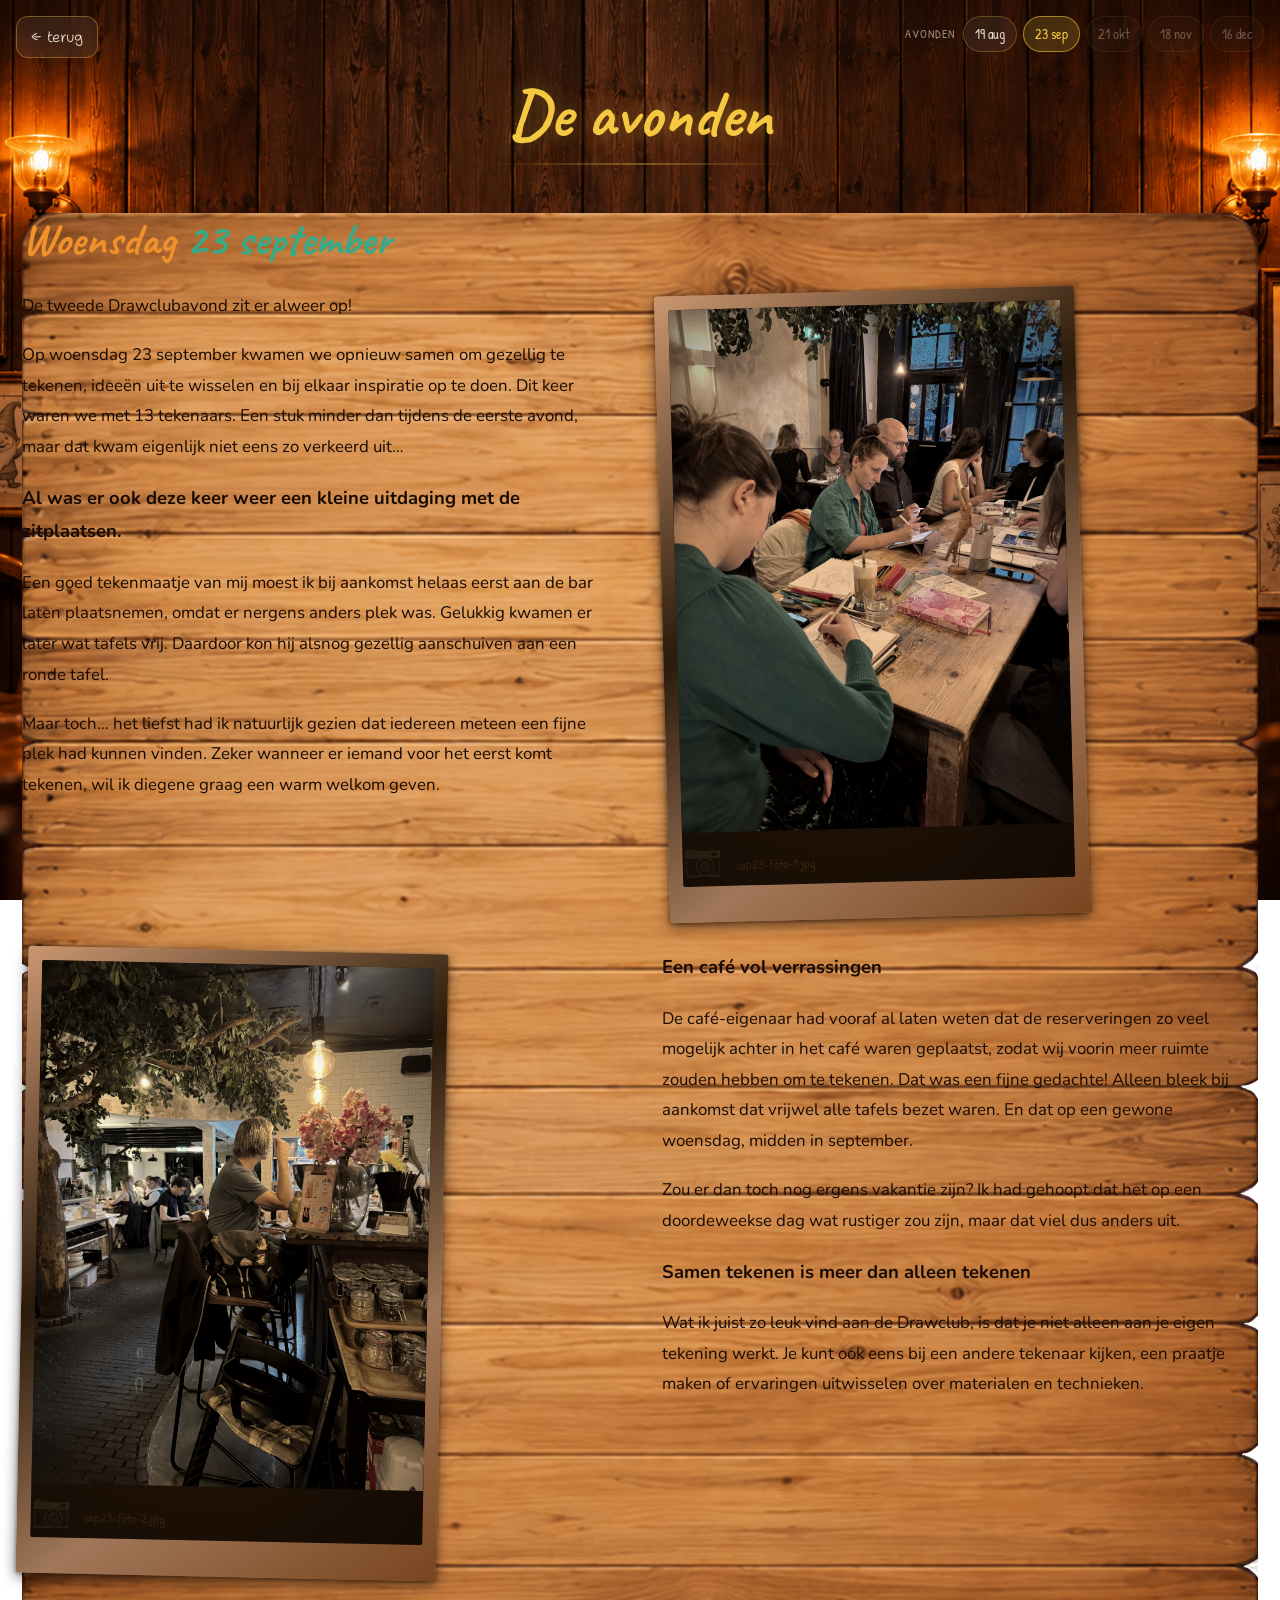
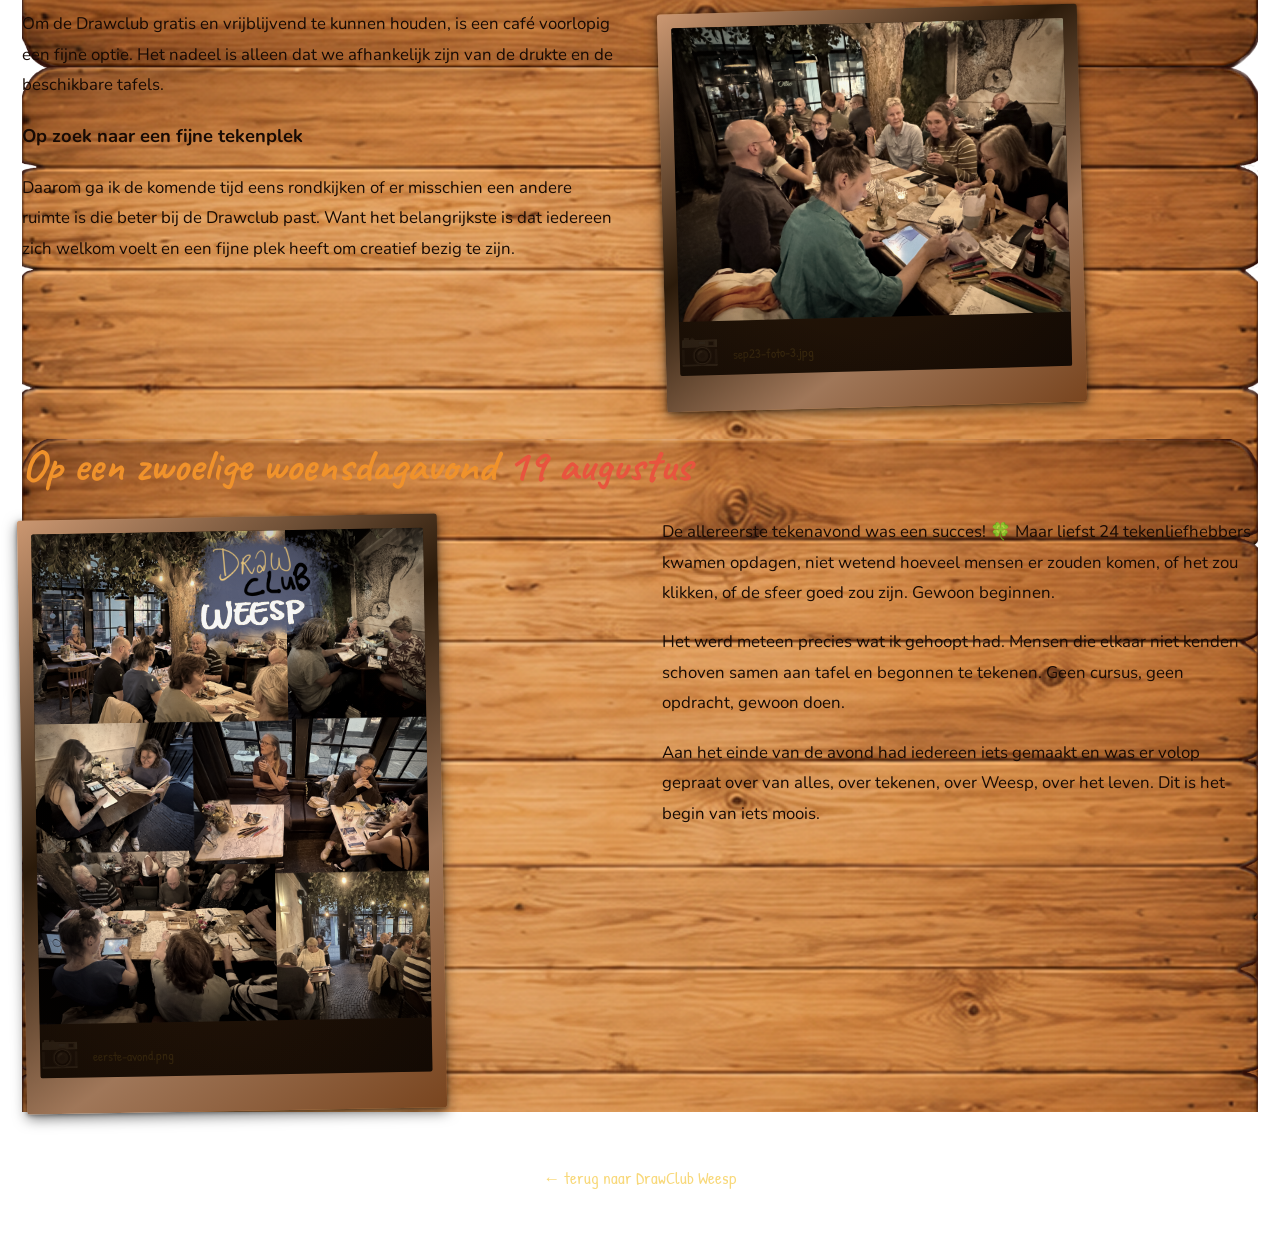
<file: avonden.html>
<!DOCTYPE html>
<html lang="nl">
<head>
  <meta charset="utf-8">
  <meta name="viewport" content="width=device-width, initial-scale=1">
  <title>De avonden — DrawClub Weesp</title>
  <link rel="preconnect" href="https://fonts.googleapis.com">
  <link rel="preconnect" href="https://fonts.gstatic.com" crossorigin>
  <link href="https://fonts.googleapis.com/css2?family=Caveat:wght@500;600;700&family=Patrick+Hand&family=Nunito:wght@400;600;700;800&family=Shantell+Sans:wght@300;400;600&display=swap" rel="stylesheet">
  <link rel="stylesheet" href="style.css">
</head>
<body class="avonden-pagina">

  <!-- terugknop uiterste linkerbovenhoek -->
  <a class="terug-btn" href="index.html">← terug</a>

  <!-- datum-navigatie rechtsboven -->
  <nav class="datum-nav" aria-label="Navigeer naar avond">
    <div class="datum-nav-label">avonden</div>
    <a class="datum-chip" href="#avond-aug19">19 aug</a>
    <a class="datum-chip actief" href="#avond-sep23">23 sep</a>
    <a class="datum-chip toekomst" href="#">21 okt</a>
    <a class="datum-chip toekomst" href="#">18 nov</a>
    <a class="datum-chip toekomst" href="#">16 dec</a>
  </nav>

  <!-- paginakop: titel links, lamp rechts -->
  <div class="wrap">
    <div class="pagina-kop">
      <div class="pagina-titel">
        <h1>De avonden</h1>
      </div>
      <!--<div class="muurlamp-wrap">
        <svg width="160" height="220" viewBox="0 0 160 220" aria-hidden="true" fill="none" xmlns="http://www.w3.org/2000/svg">
          <defs>
            <radialGradient id="gloed" cx="50%" cy="45%" r="55%">
              <stop offset="0%"  stop-color="#FFD580" stop-opacity=".55"/>
              <stop offset="50%" stop-color="#C8640A" stop-opacity=".18"/>
              <stop offset="100%" stop-color="#6B2800" stop-opacity="0"/>
            </radialGradient>
            <linearGradient id="ambertop" x1="0" y1="0" x2="0" y2="1">
              <stop offset="0%"  stop-color="#FFF4CC" stop-opacity=".92"/>
              <stop offset="60%" stop-color="#F5A623" stop-opacity=".85"/>
              <stop offset="100%" stop-color="#C8640A" stop-opacity=".95"/>
            </linearGradient>
            <linearGradient id="messing" x1="0" y1="0" x2="1" y2="0">
              <stop offset="0%"  stop-color="#8B6914"/>
              <stop offset="40%" stop-color="#D4A82A"/>
              <stop offset="70%" stop-color="#A07820"/>
              <stop offset="100%" stop-color="#6B4F10"/>
            </linearGradient>
            <linearGradient id="messingV" x1="0" y1="0" x2="0" y2="1">
              <stop offset="0%"  stop-color="#C49A20"/>
              <stop offset="50%" stop-color="#8B6914"/>
              <stop offset="100%" stop-color="#5A4010"/>
            </linearGradient>
            <filter id="glinstering" x="-10%" y="-10%" width="120%" height="120%">
              <feTurbulence type="fractalNoise" baseFrequency="0.9 0.4" numOctaves="3" result="noise"/>
              <feDisplacementMap in="SourceGraphic" in2="noise" scale="1.5" xChannelSelector="R" yChannelSelector="G"/>
            </filter>
          </defs>
          <ellipse cx="80" cy="90" rx="72" ry="58" fill="url(#gloed)" opacity=".9"/>
          <ellipse cx="28" cy="80" rx="13" ry="38" fill="url(#messingV)" stroke="#5A3E0A" stroke-width="1.2"/>
          <ellipse cx="28" cy="80" rx="9" ry="28" fill="none" stroke="#C49A20" stroke-width=".8" opacity=".6"/>
          <circle cx="28" cy="46" r="5" fill="url(#messing)" stroke="#5A3E0A" stroke-width="1"/>
          <circle cx="28" cy="46" r="2.5" fill="#FFD580" opacity=".7"/>
          <circle cx="28" cy="114" r="4" fill="url(#messing)" stroke="#5A3E0A" stroke-width="1"/>
          <rect x="28" y="77" width="22" height="7" rx="3.5" fill="url(#messing)" stroke="#5A3E0A" stroke-width=".8"/>
          <path d="M50 80 C62 80, 70 88, 70 100 C70 112, 62 118, 55 118" stroke="url(#messing)" stroke-width="8" stroke-linecap="round" fill="none"/>
          <path d="M50 80 C62 80, 70 88, 70 100 C70 112, 62 118, 55 118" stroke="#C49A20" stroke-width="3" stroke-linecap="round" fill="none" opacity=".5"/>
          <path d="M55 118 C50 118, 46 122, 48 126 C50 130, 56 128, 55 124" stroke="url(#messing)" stroke-width="5" stroke-linecap="round" fill="none"/>
          <rect x="48" y="115" width="24" height="14" rx="4" fill="url(#messingV)" stroke="#5A3E0A" stroke-width="1.2"/>
          <rect x="52" y="118" width="6" height="8" rx="1.5" fill="#A07820" opacity=".7"/>
          <rect x="62" y="118" width="6" height="8" rx="1.5" fill="#A07820" opacity=".7"/>
          <path d="M44 118 Q60 122 76 118 L78 126 Q60 132 42 126 Z" fill="#C8640A" stroke="#8B3E00" stroke-width=".8"/>
          <path d="M42 126 Q38 108, 40 94 Q45 78, 60 74 Q75 78, 80 94 Q82 108, 78 126 Z" fill="url(#ambertop)" stroke="#C8640A" stroke-width="1.2"/>
          <path d="M42 126 Q38 108, 40 94 Q45 78, 60 74 Q75 78, 80 94 Q82 108, 78 126 Z" fill="none" stroke="rgba(255,255,255,.25)" stroke-width=".6" filter="url(#glinstering)"/>
          <line x1="50" y1="76" x2="46" y2="124" stroke="rgba(255,255,255,.18)" stroke-width="1.2"/>
          <line x1="56" y1="74" x2="54" y2="126" stroke="rgba(255,255,255,.22)" stroke-width="1.2"/>
          <line x1="62" y1="74" x2="62" y2="126" stroke="rgba(255,255,255,.18)" stroke-width="1.2"/>
          <line x1="68" y1="75" x2="70" y2="125" stroke="rgba(255,255,255,.15)" stroke-width="1.2"/>
          <line x1="74" y1="78" x2="76" y2="122" stroke="rgba(255,255,255,.12)" stroke-width="1.2"/>
          <path d="M43 105 Q44 95 46 88" stroke="rgba(255,255,255,.45)" stroke-width="2" stroke-linecap="round"/>
          <ellipse cx="60" cy="105" rx="7" ry="9" fill="#FFF0A0" opacity=".75"/>
          <ellipse cx="60" cy="105" rx="3.5" ry="4.5" fill="#FFFFFF" opacity=".6"/>
          <ellipse cx="60" cy="74" rx="20" ry="5" fill="#3A1800" stroke="#C8640A" stroke-width="1"/>
          <ellipse cx="60" cy="74" rx="16" ry="3.5" fill="#FFE080" opacity=".4"/>
          <ellipse cx="60" cy="60" rx="30" ry="18" fill="#FFD580" opacity=".12"/>
        </svg>
      </div> -->
    </div>
  </div>
  <span class="divider"></span>

  <!-- ===== AVONDEN ===== -->
  <div class="wrap">

    <!-- ---- Avond 2: 23 september 2026 ---- -->
    <article class="avond-kaart" id="avond-sep23">

      <!-- zijlamp naast de kaart (buiten het vlak, alleen breed scherm) -->
      <div class="zijlamp">
        <svg width="120" height="165" viewBox="0 0 160 220" aria-hidden="true" fill="none" xmlns="http://www.w3.org/2000/svg">
          <defs>
            <radialGradient id="gloed2" cx="50%" cy="45%" r="55%">
              <stop offset="0%"  stop-color="#FFD580" stop-opacity=".5"/>
              <stop offset="50%" stop-color="#C8640A" stop-opacity=".16"/>
              <stop offset="100%" stop-color="#6B2800" stop-opacity="0"/>
            </radialGradient>
            <linearGradient id="ambertop2" x1="0" y1="0" x2="0" y2="1">
              <stop offset="0%"  stop-color="#FFF4CC" stop-opacity=".92"/>
              <stop offset="60%" stop-color="#F5A623" stop-opacity=".85"/>
              <stop offset="100%" stop-color="#C8640A" stop-opacity=".95"/>
            </linearGradient>
            <linearGradient id="messing2" x1="0" y1="0" x2="1" y2="0">
              <stop offset="0%"  stop-color="#8B6914"/>
              <stop offset="40%" stop-color="#D4A82A"/>
              <stop offset="70%" stop-color="#A07820"/>
              <stop offset="100%" stop-color="#6B4F10"/>
            </linearGradient>
            <linearGradient id="messingV2" x1="0" y1="0" x2="0" y2="1">
              <stop offset="0%"  stop-color="#C49A20"/>
              <stop offset="50%" stop-color="#8B6914"/>
              <stop offset="100%" stop-color="#5A4010"/>
            </linearGradient>
            <linearGradient id="bundel2" x1="0" y1="0" x2="0" y2="1">
              <stop offset="0%"  stop-color="#FFD580" stop-opacity=".2"/>
              <stop offset="100%" stop-color="#FFD580" stop-opacity="0"/>
            </linearGradient>
          </defs>
          <ellipse cx="80" cy="90" rx="72" ry="58" fill="url(#gloed2)" opacity=".9"/>
          <ellipse cx="28" cy="80" rx="13" ry="38" fill="url(#messingV2)" stroke="#5A3E0A" stroke-width="1.2"/>
          <ellipse cx="28" cy="80" rx="9" ry="28" fill="none" stroke="#C49A20" stroke-width=".8" opacity=".6"/>
          <circle cx="28" cy="46" r="5" fill="url(#messing2)" stroke="#5A3E0A" stroke-width="1"/>
          <circle cx="28" cy="46" r="2.5" fill="#FFD580" opacity=".7"/>
          <circle cx="28" cy="114" r="4" fill="url(#messing2)" stroke="#5A3E0A" stroke-width="1"/>
          <rect x="28" y="77" width="22" height="7" rx="3.5" fill="url(#messing2)" stroke="#5A3E0A" stroke-width=".8"/>
          <path d="M50 80 C62 80, 70 88, 70 100 C70 112, 62 118, 55 118" stroke="url(#messing2)" stroke-width="8" stroke-linecap="round" fill="none"/>
          <path d="M50 80 C62 80, 70 88, 70 100 C70 112, 62 118, 55 118" stroke="#C49A20" stroke-width="3" stroke-linecap="round" fill="none" opacity=".5"/>
          <path d="M55 118 C50 118, 46 122, 48 126 C50 130, 56 128, 55 124" stroke="url(#messing2)" stroke-width="5" stroke-linecap="round" fill="none"/>
          <rect x="48" y="115" width="24" height="14" rx="4" fill="url(#messingV2)" stroke="#5A3E0A" stroke-width="1.2"/>
          <rect x="52" y="118" width="6" height="8" rx="1.5" fill="#A07820" opacity=".7"/>
          <rect x="62" y="118" width="6" height="8" rx="1.5" fill="#A07820" opacity=".7"/>
          <path d="M44 118 Q60 122 76 118 L78 126 Q60 132 42 126 Z" fill="#C8640A" stroke="#8B3E00" stroke-width=".8"/>
          <path d="M42 126 Q38 108, 40 94 Q45 78, 60 74 Q75 78, 80 94 Q82 108, 78 126 Z" fill="url(#ambertop2)" stroke="#C8640A" stroke-width="1.2"/>
          <line x1="50" y1="76" x2="46" y2="124" stroke="rgba(255,255,255,.18)" stroke-width="1.2"/>
          <line x1="56" y1="74" x2="54" y2="126" stroke="rgba(255,255,255,.22)" stroke-width="1.2"/>
          <line x1="62" y1="74" x2="62" y2="126" stroke="rgba(255,255,255,.18)" stroke-width="1.2"/>
          <line x1="68" y1="75" x2="70" y2="125" stroke="rgba(255,255,255,.15)" stroke-width="1.2"/>
          <path d="M43 105 Q44 95 46 88" stroke="rgba(255,255,255,.45)" stroke-width="2" stroke-linecap="round"/>
          <ellipse cx="60" cy="105" rx="7" ry="9" fill="#FFF0A0" opacity=".75"/>
          <ellipse cx="60" cy="105" rx="3.5" ry="4.5" fill="#FFFFFF" opacity=".6"/>
          <ellipse cx="60" cy="74" rx="20" ry="5" fill="#3A1800" stroke="#C8640A" stroke-width="1"/>
          <ellipse cx="60" cy="74" rx="16" ry="3.5" fill="#FFE080" opacity=".4"/>
          <ellipse cx="60" cy="60" rx="30" ry="18" fill="#FFD580" opacity=".12"/>
        </svg>
      </div>

      <h2 class="avond-datum">Woensdag <span style="color:#37AA87">23 september</span></h2>

   <!-- rij 1: tekst links, foto rechts -->
<div class="avond-rij foto-rechts">
  <div class="avond-tekst">
    <p>De tweede Drawclubavond zit er alweer op!</p>
    <p>Op woensdag 23 september kwamen we opnieuw samen om gezellig te tekenen, ideeën uit te wisselen en bij elkaar inspiratie op te doen. Dit keer waren we met 13 tekenaars. Een stuk minder dan tijdens de eerste avond, maar dat kwam eigenlijk niet eens zo verkeerd uit…</p>
    <p class="alinea-kop">Al was er ook deze keer weer een kleine uitdaging met de zitplaatsen.</p>
    <p>Een goed tekenmaatje van mij moest ik bij aankomst helaas eerst aan de bar laten plaatsnemen, omdat er nergens anders plek was. Gelukkig kwamen er later wat tafels vrij. Daardoor kon hij alsnog gezellig aanschuiven aan een ronde tafel.</p>
    <p>Maar toch… het liefst had ik natuurlijk gezien dat iedereen meteen een fijne plek had kunnen vinden. Zeker wanneer er iemand voor het eerst komt tekenen, wil ik diegene graag een warm welkom geven.</p>
  </div>
  <div class="avond-foto-wrap" style="--r:-1.5deg">
    <div class="avond-foto-slot">
      <img src="afbeeldingen/sep23-foto-1.jpg" alt="23 september">
      <span class="ph-icon">📷</span>
      <span class="ph-label">sep23-foto-1.jpg</span>
    </div>
  </div>
</div>


<!-- rij 2: foto links, tekst rechts -->
<div class="avond-rij foto-links">
  <div class="avond-foto-wrap" style="--r:1.2deg">
    <div class="avond-foto-slot">
      <img src="afbeeldingen/sep23-foto-2.jpg" alt="23 september">
      <span class="ph-icon">📷</span>
      <span class="ph-label">sep23-foto-2.jpg</span>
    </div>
  </div>
  <div class="avond-tekst">
    <p class="alinea-kop">Een café vol verrassingen</p>
    <p>De café-eigenaar had vooraf al laten weten dat de reserveringen zo veel mogelijk achter in het café waren geplaatst, zodat wij voorin meer ruimte zouden hebben om te tekenen. Dat was een fijne gedachte! Alleen bleek bij aankomst dat vrijwel alle tafels bezet waren. En dat op een gewone woensdag, midden in september.</p>
    <p>Zou er dan toch nog ergens vakantie zijn? Ik had gehoopt dat het op een doordeweekse dag wat rustiger zou zijn, maar dat viel dus anders uit.</p>
    <p class="alinea-kop">Samen tekenen is meer dan alleen tekenen</p>
    <p>Wat ik juist zo leuk vind aan de Drawclub, is dat je niet alleen aan je eigen tekening werkt. Je kunt ook eens bij een andere tekenaar kijken, een praatje maken of ervaringen uitwisselen over materialen en technieken.</p>
  </div>
</div>

   <!-- rij 1: tekst links, foto rechts -->
<div class="avond-rij foto-rechts">
  <div class="avond-tekst">
    <p>Om de Drawclub gratis en vrijblijvend te kunnen houden, is een café voorlopig een fijne optie. Het nadeel is alleen dat we afhankelijk zijn van de drukte en de beschikbare tafels.</p>
    <p class="alinea-kop">Op zoek naar een fijne tekenplek</p>
    <p>Daarom ga ik de komende tijd eens rondkijken of er misschien een andere ruimte is die beter bij de Drawclub past. Want het belangrijkste is dat iedereen zich welkom voelt en een fijne plek heeft om creatief bezig te zijn.</p>
  </div>
  <div class="avond-foto-wrap" style="--r:-1.5deg">
    <div class="avond-foto-slot">
      <img src="afbeeldingen/sep23-foto-3.jpg" alt="23 september">
      <span class="ph-icon">📷</span>
      <span class="ph-label">sep23-foto-3.jpg</span>
    </div>
  </div>
</div>
     
     

    <!-- ---- Avond 1: 19 augustus 2026 ---- -->
    <article class="avond-kaart" id="avond-aug19">

      <h2 class="avond-datum">Op een zwoelige woensdagavond <span class="datum-accent">19 augustus</span></h2>

      <!-- foto links, tekst rechts -->
      <div class="avond-rij foto-links">
        <div class="avond-foto-wrap" style="--r:-1deg">
          <div class="avond-foto-slot">
            <img src="afbeeldingen/eerste-avond.png" alt="De eerste tekenavond">
            <span class="ph-icon">📷</span>
            <span class="ph-label">eerste-avond.png</span>
          </div>
        </div>
        <div class="avond-tekst">
          <p>De allereerste tekenavond was een succes! 🍀 Maar liefst 24 tekenliefhebbers kwamen opdagen, niet wetend hoeveel mensen er zouden komen, of het zou klikken, of de sfeer goed zou zijn. Gewoon beginnen.</p>
          <p>Het werd meteen precies wat ik gehoopt had. Mensen die elkaar niet kenden schoven samen aan tafel en begonnen te tekenen. Geen cursus, geen opdracht, gewoon doen.</p>
          <p>Aan het einde van de avond had iedereen iets gemaakt en was er volop gepraat over van alles, over tekenen, over Weesp, over het leven. Dit is het begin van iets moois.</p>
        </div>
      </div>

    </article>

  </div><!-- /wrap -->

  <footer>
    <a href="index.html">← terug naar DrawClub Weesp</a>
  </footer>

</body>
</html>
</file>
<file: style.css>
:root{
    --paper:#F2EEE4;
    --paper-sheet:#FBF8F1;
    --ink:#2A2622;
    --ink-soft:#5b534b;
    --tape:rgba(236,217,168,.62);
    --tape-edge:rgba(199,176,124,.55);
    --coral:#E8543E;
    --mustard:#F2B33D;
    --teal:#2FA39A;
    --blueberry:#4E63C8;
    --tafel:#7A4B21;
    --berry:#D8568C;
    --Weesperblauw:#0036A7;
    --shadow:0 10px 24px rgba(42,38,34,.14), 0 2px 6px rgba(42,38,34,.10);
  }

  *{box-sizing:border-box}
  html{scroll-behavior:smooth}
  body{
    margin:0;
    background:var(--paper);
    background-image:
      radial-gradient(circle at 1px 1px, rgba(42,38,34,.05) 1px, transparent 0);
    background-size:22px 22px;
    color:var(--ink);
    font-family:"Nunito",system-ui,sans-serif;
    font-size:18px;
    line-height:1.6;
    -webkit-font-smoothing:antialiased;
    overflow-x:hidden;
  }

  .wrap{max-width:1080px;margin:0 auto;padding:0 22px}

  /* ---------- hero ---------- */
  .hero{position:relative;padding:64px 0 40px;text-align:center}
  .eyebrow{
    font-family:"Patrick Hand",cursive;
    font-size:1.05rem;letter-spacing:.04em;color:var(--ink-soft);
    transform:rotate(-2deg);display:inline-block;margin-bottom:4px;
  }
  .title{
    font-family:"Caveat",cursive;
    font-weight:700;
    font-size:clamp(4rem,16vw,9rem);
    line-height:.9;
    margin:0;
    letter-spacing:-.01em;
  }
  .title .a{color:var(--coral)}
  .title .b{color:var(--ink)}
  .title .c{color:var(--teal)}
  .title .wsp{color:var(--Weesperblauw)}
  .tagline{
    font-family:"Nunito",sans-serif;font-weight:600;
    font-size:clamp(1.05rem,2.6vw,1.45rem);
    color:var(--ink-soft);
    max-width:60ch;margin:14px auto 0;padding-bottom:30px;
  }
  .tagline-18{
    font-family:"Shantell Sans",cursive;
    font-weight:600;
    font-variation-settings:"BNCE" 1, "INFM" 1;
    font-size:clamp(.95rem,2.2vw,1.25rem);
    color:var(--Weesperblauw);
    white-space:nowrap;
  }
  .scribble-underline{display:block;width:min(620px,88vw);height:18px;margin:6px auto 0}

  .cta-row{margin-top:0;display:flex;gap:14px;justify-content:center;flex-wrap:wrap}
  .btn{
    font-family:"Shantell Sans",cursive;font-size:1rem;font-variation-settings:"BNCE" 0,"INFM" 1;font-weight:300;
    border:2.5px solid var(--ink);
    background:var(--paper-sheet);
    color:var(--ink);
    padding:9px 16px;border-radius:14px;cursor:pointer;
    box-shadow:3px 3px 0 var(--ink);
    transition:transform .12s ease, box-shadow .12s ease;
    text-decoration:none;display:inline-block;
  }
  .btn:hover,.btn:focus-visible{transform:translate(-2px,-2px);box-shadow:5px 5px 0 var(--ink);outline:none}
  .btn:active{transform:translate(1px,1px);box-shadow:1px 1px 0 var(--ink)}
  .btn.fill{background:var(--mustard)}
  .btn.fill-mustard{background:var(--mustard);color:var(--ink)}
  .btn.fill-teal{background:var(--teal);color:var(--paper-sheet);border-color:var(--ink)}
  .btn.fill-tafel{background:var(--tafel);color:#FBF8F1;border-color:#3D2208;box-shadow:3px 3px 0 #3D2208}

  /* floating doodles around hero */
  .doodle{position:absolute;pointer-events:none;opacity:.92;height:auto;filter:drop-shadow(2px 3px 0 rgba(42,38,34,.10))}
  .d1{top:38px;left:4%;width:96px;transform:rotate(-8deg)}
  .d2{top:90px;right:5%;width:104px;transform:rotate(9deg)}
  .d3{top:240px;left:7%;width:86px;transform:rotate(6deg)}
  .d4{top:210px;right:8%;width:92px;transform:rotate(-7deg)}
  .d5{top:420px;left:14%;width:70px;transform:rotate(-14deg)}
  .d6{top:430px;right:15%;width:78px;transform:rotate(11deg)}
  @media(max-width:760px){
    .d3,.d4,.d5,.d6{display:none}
    .d1{width:64px;top:14px;left:2%}
    .d2{width:70px;top:30px;right:2%}
  }

  /* ---------- de avond ---------- */
  .avond{position:relative;margin:46px 0 10px}
  .card-note{
    background:var(--paper-sheet);
    border:2px solid var(--ink);
    border-radius:18px;
    box-shadow:var(--shadow);
    padding:30px clamp(20px,4vw,44px);
    position:relative;
  }
  .card-note::before{
    content:"";position:absolute;left:50%;top:-15px;transform:translateX(-50%) rotate(-3deg);
    width:120px;height:30px;background:var(--tape);border:1px dashed var(--tape-edge);border-radius:3px;
  }
  /* de oude kaart als achtergrond van "De avond" (lichte sluier = leesbaar) */
  .avond h2{
    font-family:"Caveat",cursive;font-weight:700;font-size:clamp(2.4rem,6vw,3.4rem);
    margin:.1em 0 .1em;text-align:center;
  }
  .avond p.lead{text-align:center;max-width:46ch;margin:0 auto 22px;color:var(--ink-soft);font-weight:600}
  .facts{display:grid;grid-template-columns:repeat(3,1fr);gap:18px;margin-top:10px;align-items:stretch}
  .facts.facts-2{grid-template-columns:repeat(2,1fr)}
  @media(max-width:768px){.facts.facts-2{grid-template-columns:1fr}}
  .cta-row .btn:last-child{flex-basis:100%;text-align:center}
  .fact{
    border:2px dashed var(--ink);border-radius:16px;padding:20px 18px 18px;background:var(--paper);
    transform:rotate(var(--rot,0deg));display:flex;flex-direction:column;
  }
  .fact:nth-child(1){--rot:-1deg}
  .fact:nth-child(2){--rot:.6deg}
  .fact:nth-child(3){--rot:-.6deg}
  .fact .ico{font-size:1.8rem;line-height:1}
  .ico-img{display:block;width:48px;height:48px;object-fit:contain}
  .fact .note{font-family:"Patrick Hand",cursive;color:var(--ink-soft);font-size:1rem;margin-top:4px}
  .fact h3{font-family:"Patrick Hand",cursive;font-size:1.45rem;margin:8px 0 4px}
  .fact .val{font-weight:800;font-size:1.1rem}
  .fact .next{font-family:"Patrick Hand",cursive;font-size:1rem;color:var(--coral);margin-top:6px}
  .fact .hint{font-size:.84rem;color:var(--ink-soft);margin-top:auto;padding-top:10px}

  /* foto-vlak in Waar en Meenemen */
  .fact-foto{display:block;width:100%;height:auto;border-radius:10px;margin:12px 0 4px}

  /* ---------- compacte kalender (past in het vakje) ---------- */
  .cal{width:100%;margin:12px auto 2px}
  .cal-head{display:flex;align-items:center;justify-content:space-between;margin-bottom:6px}
  .cal-title{font-family:"Patrick Hand",cursive;font-size:1rem;text-transform:capitalize}
  .cal-nav{
    font-family:"Patrick Hand",cursive;font-size:1rem;line-height:1;
    width:26px;height:26px;border:2px solid var(--ink);border-radius:8px;background:var(--paper);
    cursor:pointer;color:var(--ink);padding:0;
  }
  .cal-nav:hover,.cal-nav:focus-visible{background:var(--mustard);outline:none}
  .cal-grid{display:grid;grid-template-columns:repeat(7,1fr);gap:2px}
  .cal-dow{font-family:"Nunito";font-weight:700;font-size:.6rem;text-transform:uppercase;
    color:var(--ink-soft);text-align:center;padding-bottom:1px}
  .cal-cell{
    aspect-ratio:1/1;display:grid;place-items:center;font-weight:700;font-size:.72rem;
    border-radius:50%;color:var(--ink);
  }
  .cal-cell.blank{visibility:hidden}
  .cal-cell.club{color:var(--ink);background:url("afbeeldingen/cirkel.svg") center/100% no-repeat, rgba(232,84,62,.18)}
  .cal-cell.today{background:url("afbeeldingen/krans.svg") center/110% no-repeat;color:var(--ink)}
  .cal-cell.club.today{background:url("afbeeldingen/krans.svg") center/110% no-repeat, url("afbeeldingen/cirkel.svg") center/100% no-repeat, rgba(232,84,62,.18)}
  .cal-legend{display:flex;align-items:center;gap:8px;margin-top:12px;
    font-family:"Patrick Hand",cursive;font-size:1.05rem;color:var(--ink-soft)}
  .cal-legend .dot-club{width:22px;height:22px;border-radius:50%;background:rgba(232,84,62,.20);border:2.5px solid var(--coral)}

  /* ---------- over Weesp ---------- */
  .weesp{margin:46px 0 10px}
  .weesp-card{
    position:relative;margin:0;border:2px solid var(--ink);border-radius:16px;overflow:hidden;
    box-shadow:var(--shadow);cursor:zoom-in;
    /* de hele kaart blijft zichtbaar (contain); lege randen krijgen de papierkleur */
    background:var(--paper) center/contain no-repeat;
    background-image:url("afbeeldingen/weesp-atlas-van-loon.jpg");
    min-height:clamp(420px,52vw,580px);
    display:flex;align-items:center;justify-content:center;
    padding:26px 20px 44px;
    transition:box-shadow .18s ease, transform .18s ease;
  }
  .weesp-card::before{
    content:"";position:absolute;left:50%;top:-13px;transform:translateX(-50%) rotate(-3deg);
    width:120px;height:26px;background:var(--tape);border:1px dashed var(--tape-edge);border-radius:3px;z-index:2;
  }
  .weesp-card:hover,.weesp-card:focus-visible{box-shadow:0 16px 34px rgba(42,38,34,.22);outline:none}
  .weesp-card:focus-visible{box-shadow:0 0 0 3px var(--coral),var(--shadow)}

  /* doorzichtig vlak achter de tekst, zodat alles leesbaar blijft */
  .weesp-overlay{
    position:relative;z-index:1;max-width:42ch;width:100%;
    background:rgba(251,248,241,.88);
    border:2px solid var(--ink);border-radius:14px;
    box-shadow:0 6px 18px rgba(42,38,34,.18);
    padding:22px 24px 24px;text-align:center;
  }
  .weesp-head{display:flex;align-items:center;justify-content:center;gap:6px;flex-wrap:wrap}
  .weesp-head h2{font-family:"Caveat",cursive;font-weight:700;font-size:clamp(2.2rem,5.5vw,3.2rem);margin:0}
  .weesp-head .wp{color:var(--teal)}
  .b1355{width:150px;height:auto;flex:0 0 auto;margin-top:-4px}
  .weesp-text{margin:12px 0 0;color:var(--ink);font-weight:600}
  .weesp-cap{
    position:absolute;left:0;right:0;bottom:0;z-index:1;
    background:rgba(42,38,34,.55);color:var(--paper-sheet);
    font-family:"Patrick Hand",cursive;font-size:.9rem;text-align:center;padding:6px 10px;
  }
  @media(max-width:540px){ .b1355{width:120px} .weesp-overlay{padding:18px 16px 20px} }


  /* Waar?-sectietitel */
  .waar-sectie-titel{background:var(--paper);padding:22px 0 4px}
  .waar-hoofd{font-family:"Caveat",cursive;font-weight:700;font-size:clamp(2.4rem,6vw,3.4rem);
    text-align:center;margin:0;color:var(--coral)}

  /* ---------- volle-breedte plattegrond van Weesp ---------- */
  .kaart-vol{margin:0}
  .plattegrond{position:relative;margin:0;width:100%;line-height:0}
  .plattegrond img{display:block;width:100%;height:auto}
  .waar-adres{
    position:absolute;right:16%;top:42%;transform:translateY(-50%) rotate(-2deg);max-width:30%;
    background:rgba(251,248,241,.70);border:2px solid var(--ink);border-radius:10px;
    box-shadow:0 4px 14px rgba(42,38,34,.28);padding:8px 14px;line-height:1.3;
    font-family:"Patrick Hand",cursive;font-size:clamp(.8rem,1.9vw,1.35rem);color:var(--Weesperblauw);
  }
  .weesp-tekst{text-align:center;margin:26px auto 0;max-width:90ch;width:100%;padding:0 clamp(16px,4vw,60px)}
  .weesp-tekst h2{font-family:"Caveat",cursive;font-weight:700;font-size:clamp(2.2rem,6vw,3.2rem);margin:0 0 6px}
  .weesp-tekst .wp{color:var(--Weesperblauw)}
  .weesp-tekst p{color:var(--ink-soft);font-weight:600;margin:0;max-width:80ch}
  @media(max-width:540px){ .waar-adres{font-size:.78rem;padding:5px 9px;max-width:46%} }

/* ---------- eerste avond ---------- */
.eerste-avond{margin:46px 0 10px;text-align:center}
.eerste-avond-titel{
  font-family:"Caveat",cursive;font-weight:700;
  font-size:clamp(2rem,5vw,3rem);
  margin:0 0 24px;
}
.datum-groen{color:#2D6A4F}
.eerste-avond-tekst{max-width:80ch;margin:0 auto 24px;color:var(--ink-soft);font-weight:600;text-align:center}
.eerste-avond-foto{max-width:800px;margin:0 auto}
.eerste-avond-foto img{display:block;width:100%;height:auto;border-radius:14px;box-shadow:var(--shadow)}


  /* ---------- prikbord ---------- */
  #prikbord .wrap{max-width:1200px}
  .board-head{margin:60px 0 6px;text-align:center;position:relative}
  .board-head h2{
    font-family:"Caveat",cursive;font-weight:700;font-size:clamp(2.6rem,7vw,4rem);margin:0;color:var(--berry);
  }
  .board-head p{margin:.2em auto 0;color:var(--ink-soft);font-weight:600;max-width:48ch}

  .board{
    position:relative;margin:26px 0 10px;padding:26px 18px 34px;border-radius:20px;
    background:
      repeating-linear-gradient(45deg, rgba(42,38,34,.025) 0 14px, transparent 14px 28px),
      #e7dcc6;
    border:2px solid #cdb793;
    box-shadow:inset 0 2px 14px rgba(42,38,34,.12);
    min-height:160px;
  }
  .pins{display:grid;grid-template-columns:repeat(auto-fill,minmax(190px,1fr));gap:32px 24px;justify-items:center;align-items:start}
  .pin{
    width:100%;max-width:200px;background:var(--paper-sheet);border:1px solid rgba(42,38,34,.18);
    border-radius:6px;padding:10px 10px 8px;box-shadow:var(--shadow);
    transform:rotate(var(--r,0deg));position:relative;
    transition:transform .18s ease, box-shadow .18s ease;
  }
  .pin::before{
    content:"";position:absolute;left:50%;top:-12px;transform:translateX(-50%) rotate(var(--tr,-4deg));
    width:64px;height:24px;background:var(--tape);border-radius:2px;
    box-shadow:0 1px 2px rgba(42,38,34,.18);
  }
  .pin:hover,.pin:focus-within{transform:rotate(0deg) translateY(-4px) scale(1.02);box-shadow:0 16px 30px rgba(42,38,34,.2);z-index:3}
  .pin img,.pin svg{width:100%;height:auto;display:block;border-radius:3px;background:var(--paper-sheet)}
  .pin .who{font-family:"Patrick Hand",cursive;font-size:1.05rem;text-align:center;margin-top:8px;color:var(--ink)}
  .pin .who small{display:block;font-family:"Nunito";font-weight:600;font-size:.7rem;color:var(--ink-soft)}
  .empty{font-family:"Patrick Hand",cursive;color:#6d5f44;font-size:1.25rem;text-align:center;width:100%;padding:24px 10px}

  /* ---------- teken-pad ---------- */
  .studio{margin:54px 0 30px}
  .studio h2{
    font-family:"Caveat",cursive;font-weight:700;font-size:clamp(2.2rem,6vw,3.2rem);
    text-align:center;margin:0 0 4px;color:var(--blueberry);
  }
  .studio .sub{text-align:center;color:var(--ink-soft);font-weight:600;margin:0 auto 22px;max-width:44ch}
  .pad{
    background:var(--paper-sheet);border:2px solid var(--ink);border-radius:18px;
    box-shadow:var(--shadow);padding:18px;max-width:520px;margin:0 auto;
  }
  .canvas-frame{
    border:2px dashed var(--ink);border-radius:12px;overflow:hidden;background:var(--paper-sheet);
    aspect-ratio:38/28;position:relative;
  }
  #pad{width:100%;height:100%;display:block;touch-action:none;cursor:crosshair}
  .tools{display:flex;flex-direction:column;gap:12px;align-items:center;margin-top:14px}
  .swatches{display:flex;flex-wrap:wrap;gap:8px;justify-content:center;max-width:100%}
  .tools-rij{display:flex;flex-wrap:wrap;gap:10px 14px;align-items:center;justify-content:center}
  .swatch{
    width:30px;height:30px;border-radius:50%;border:2px solid rgba(42,38,34,.35);cursor:pointer;
    transition:transform .1s ease;
  }
  .swatch[aria-pressed="true"]{border-color:var(--ink);transform:scale(1.15);box-shadow:0 0 0 2px var(--paper-sheet),0 0 0 4px var(--ink)}
  .sizes{display:flex;gap:8px;align-items:center}
  .sizebtn{
    width:34px;height:34px;border-radius:10px;border:2px solid var(--ink);background:var(--paper);
    display:grid;place-items:center;cursor:pointer;
  }
  .sizebtn[aria-pressed="true"]{background:var(--mustard)}
  .sizebtn .dot{background:var(--ink);border-radius:50%}
  .toolbtn{
    font-family:"Patrick Hand",cursive;font-size:1rem;border:2px solid var(--ink);background:var(--paper);
    border-radius:10px;padding:6px 12px;cursor:pointer;
  }
  .toolbtn[aria-pressed="true"]{background:var(--coral);color:var(--paper-sheet)}
  .name-row{display:flex;gap:10px;margin-top:14px;flex-wrap:wrap}
  .name-row input{
    flex:1;min-width:160px;font-family:"Patrick Hand",cursive;font-size:1.1rem;
    border:2px solid var(--ink);border-radius:10px;padding:9px 12px;background:var(--paper);color:var(--ink);
  }
  .name-row input:focus-visible{outline:3px solid var(--blueberry);outline-offset:1px}
  .hang{
    font-family:"Patrick Hand",cursive;font-size:1.15rem;background:var(--teal);color:var(--paper-sheet);
    border:2.5px solid var(--ink);border-radius:12px;padding:9px 20px;cursor:pointer;box-shadow:3px 3px 0 var(--ink);
    transition:transform .12s ease, box-shadow .12s ease;
  }
  .hang:hover,.hang:focus-visible{transform:translate(-2px,-2px);box-shadow:5px 5px 0 var(--ink);outline:none}
  .hang:active{transform:translate(1px,1px);box-shadow:1px 1px 0 var(--ink)}
  .shared-note{font-size:.8rem;color:var(--ink-soft);text-align:center;margin-top:12px}
  .toast{
    position:fixed;left:50%;bottom:26px;transform:translateX(-50%) translateY(20px);
    background:var(--ink);color:var(--paper-sheet);font-family:"Patrick Hand",cursive;font-size:1.1rem;
    padding:11px 20px;border-radius:12px;box-shadow:var(--shadow);opacity:0;pointer-events:none;
    transition:opacity .25s ease, transform .25s ease;z-index:50;
  }
  .toast.show{opacity:1;transform:translateX(-50%) translateY(0)}

  footer{text-align:center;padding:30px 0 50px;color:var(--ink-soft);font-family:"Patrick Hand",cursive;font-size:1.05rem}
  footer .heart{color:var(--coral)}

  /* ---------- vergroot-weergave (lightbox) ---------- */
  .pin{cursor:zoom-in}
  .lightbox{
    position:fixed;inset:0;z-index:60;display:flex;align-items:center;justify-content:center;
    padding:24px;background:rgba(42,38,34,.62);backdrop-filter:blur(2px);
  }
  .lightbox[hidden]{display:none}
  .lightbox-card{
    position:relative;background:var(--paper-sheet);border:2px solid var(--ink);border-radius:14px;
    box-shadow:0 24px 60px rgba(42,38,34,.45);padding:18px 18px 16px;
    max-width:min(560px,92vw);width:auto;
  }
  .lightbox-art{display:flex;justify-content:center}
  .lightbox-art img,.lightbox-art svg{
    display:block;width:100%;height:auto;max-height:70vh;border-radius:6px;background:var(--paper-sheet);
  }
  .lightbox-name{font-family:"Patrick Hand",cursive;font-size:1.3rem;text-align:center;margin-top:12px;color:var(--ink)}
  .lightbox-dl{
    display:inline-block;margin:10px auto 0;font-family:"Patrick Hand",cursive;font-size:1rem;
    color:var(--ink);text-decoration:underline;text-underline-offset:3px;cursor:pointer;
  }
  .lightbox-card{display:flex;flex-direction:column;align-items:center}
  .lightbox-close{
    position:absolute;top:-14px;right:-14px;width:38px;height:38px;border-radius:50%;
    border:2px solid var(--ink);background:var(--mustard);color:var(--ink);
    font-family:"Patrick Hand",cursive;font-size:1.1rem;cursor:pointer;box-shadow:2px 2px 0 var(--ink);
  }
  .lightbox-close:hover,.lightbox-close:focus-visible{transform:translate(-1px,-1px);box-shadow:3px 3px 0 var(--ink);outline:none}

  /* entrance animation */
  @keyframes settle{from{opacity:0;transform:translateY(10px) rotate(var(--rot-from,-6deg)) scale(.96)}}
  .doodle, .title, .tagline, .cta-row{animation:settle .6s cubic-bezier(.2,.8,.2,1) both}
  .title{animation-delay:.05s}
  .tagline{animation-delay:.18s}
  .cta-row{animation-delay:.28s}
  .d1{animation-delay:.34s;--rot-from:-8deg}
  .d2{animation-delay:.40s;--rot-from:9deg}
  .d3{animation-delay:.46s;--rot-from:6deg}
  .d4{animation-delay:.52s;--rot-from:-7deg}
  .d5{animation-delay:.58s;--rot-from:-14deg}
  .d6{animation-delay:.62s;--rot-from:11deg}

  @media(prefers-reduced-motion:reduce){
    *{animation:none!important;scroll-behavior:auto}
    .pin{transition:none}
  }

  /* ================================================================
    AVONDEN-PAGINA  (avonden.html — wordt gedeeld met index.html)
   ================================================================ */ 

:root{
  --Weesperblauw:#0036A7;
  --cafe-dark:#1A0D05;
  --cafe-mid:#3A1C0A;
  --cafe-warm:#6B3A1F;
  --lamp:#F5C842;
  --lamp-dim:rgba(245,200,66,.55);
  --kaart-bg:#6A3F24;
  --kaart-rand:rgba(200,140,50,.22);
  --tekst-warm:#E8DCC8;
  --tekst-zacht:rgba(232,220,200,.6);
}

body.avonden-pagina{
  background:
    radial-gradient(ellipse 80% 55% at 50% 0%, #6B3A1F 0%, #3A1C0A 40%, #1A0A04 70%, #0D0503 100%);
  color:var(--tekst-warm);
  line-height:1.7;
}
body.avonden-pagina {
  background-image: url('afbeeldingen/donker_hout.png');
  background-size: cover;
  background-attachment: fixed;
  background-position: center;
  color: var(--tekst-warm);
  line-height: 1.7;
}
body.avonden-pagina::before {
  display: none;
}

body.avonden-pagina .wrap { max-width: 1400px; }



/* ----- alinea kop ----- */
.alinea-kop{
  font-weight:700;
  font-size:1.15rem;
  margin-bottom:.3em;
}  

/* ---- terugknop: uiterste linkerbovenhoek, transparant ---- */
.terug-btn{
  position:fixed;
  top:16px;left:16px;
  z-index:100;
  font-family:"Shantell Sans","Patrick Hand",cursive;font-size:.95rem;font-weight:300;
  border:1.5px solid rgba(245,200,66,.35);
  background:rgba(255,255,255,.07);
  color:var(--tekst-warm);
  padding:7px 14px;border-radius:12px;
  backdrop-filter:blur(8px);
  -webkit-backdrop-filter:blur(8px);
  box-shadow:none;
  transition:background .14s ease, border-color .14s ease;
  text-decoration:none;display:inline-block;
}
.terug-btn:hover{
  background:rgba(255,255,255,.13);
  border-color:rgba(245,200,66,.6);
}

/* ---- datum-navigatie rechtsboven ---- */
.datum-nav{
  position:fixed;
  top:16px;right:16px;
  z-index:100;
  display:flex;align-items:center;gap:6px;flex-wrap:wrap;justify-content:flex-end;
  max-width:calc(100vw - 180px);
}
.datum-nav-label{
  font-family:"Patrick Hand",cursive;font-size:.78rem;
  color:var(--tekst-zacht);text-transform:uppercase;letter-spacing:.08em;margin-right:2px;
}
.datum-chip{
  font-family:"Patrick Hand",cursive;font-size:.88rem;
  background:rgba(255,255,255,.06);
  border:1.5px solid rgba(245,200,66,.25);
  color:var(--tekst-warm);
  padding:5px 11px;border-radius:20px;
  text-decoration:none;
  backdrop-filter:blur(6px);
  -webkit-backdrop-filter:blur(6px);
  transition:background .14s ease, border-color .14s ease;
  white-space:nowrap;
}
.datum-chip:hover{background:rgba(245,200,66,.15);border-color:rgba(245,200,66,.55)}
.datum-chip.actief{background:rgba(245,200,66,.18);border-color:var(--lamp-dim);color:var(--lamp)}
.datum-chip.toekomst{opacity:.35;cursor:default;pointer-events:none}
@media(max-width:640px){.datum-nav{display:none}}

/* ---- paginakop: lamp rechts naast de titel ---- */
.pagina-kop{
  display:flex;
  align-items:center;
  justify-content:center;
  gap:clamp(16px,4vw,40px);
  padding:80px 0 0;
  position:relative;z-index:1;
}
.pagina-titel h1{
  font-family:"Caveat",cursive;font-weight:700;
  font-size:clamp(2.6rem,7vw,4.2rem);
  margin:0;
  color:var(--lamp);
  text-shadow:0 0 24px rgba(245,200,66,.35);
  line-height:1;
}
.muurlamp-wrap{
  flex:0 0 auto;
  position:relative;z-index:1;
  line-height:0;
}
.muurlamp-wrap svg{
  width:100px;height:auto;
  filter:drop-shadow(0 0 18px rgba(245,180,50,.6)) drop-shadow(0 0 40px rgba(245,140,20,.3));
}
@media(max-width:480px){
  .pagina-kop{flex-direction:column;gap:8px;padding-top:64px}
  .muurlamp-wrap svg{width:72px}
}

/* ---- decoratieve lijn ---- */
.divider{
  display:block;width:min(300px,60vw);height:2px;
  background:linear-gradient(90deg, transparent, var(--lamp), transparent);
  margin:16px auto 48px;
  opacity:.35;
  position:relative;z-index:1;
}

/* ================================================================
   AVOND-KAART
   ================================================================ */
.avond-kaart {
  background-image: url('afbeeldingen/licht_houtframe.png');
  background-size: 100% auto;
  background-repeat: repeat-y;
  background-color: transparent;
}

/* zijlamp naast de kaart (buiten het vlak) */
.zijlamp{
  position:absolute;
  left:-90px;
  top:28px;
  z-index:2;
  pointer-events:none;
}
.zijlamp svg{
  width:80px;height:auto;
  filter:drop-shadow(0 0 12px rgba(245,180,50,.5)) drop-shadow(0 0 26px rgba(200,100,10,.22));
}
@media(max-width:1080px){.zijlamp{display:none}}

/* ---- kaart-datum titel ---- */
.avond-datum{
  font-family:"Caveat",cursive;font-weight:700;
  font-size:clamp(1.9rem,5vw,2.8rem);
  color:#F0922B;   /* oranjiger dan de gele lamp-kleur */
  margin:0 0 24px;
  line-height:1.2;
}
.datum-accent{color:var(--coral)}

/* ---- tekst-foto rij: afwisselend links/rechts ---- */
.avond-rij{
  display:grid;
  grid-template-columns:1fr 1fr;
  gap:clamp(20px,4vw,44px);
  align-items:start;
  margin-bottom:32px;
}
.avond-rij.foto-rechts .avond-tekst{order:1}
.avond-rij.foto-rechts .avond-foto-wrap{order:2}
.avond-rij.foto-links  .avond-foto-wrap{order:1}
.avond-rij.foto-links  .avond-tekst{order:2}

@media(max-width:660px){
  .avond-rij{grid-template-columns:1fr}
  .avond-rij .avond-foto-wrap{order:0 !important}
  .avond-rij .avond-tekst{order:1 !important}
}

/* ---- tekst ---- */
.avond-tekst{
  font-size:1.05rem;
  line-height:1.82;
  color:#170A04;
}
.avond-tekst p{margin:0 0 1.1em}
.avond-tekst p:last-child{margin-bottom:0}

/* ---- passepartout foto ---- */
.avond-foto-wrap{
  background:linear-gradient(145deg, #cb9771 0%, #2A1A0A 40%, #A07759 70%, #79451f 100%);         /* crème passepartout */
  padding:14px 14px 36px 14px;  /* breed onderaan voor onderschrift-ruimte */
  border-radius:3px;
  max-width: 420px;
  box-shadow:
    0 4px 14px rgba(0,0,0,.55),
    0 1px 4px rgba(0,0,0,.4);
  transform:rotate(var(--r, 0deg));
  transition:transform .22s ease, box-shadow .22s ease;
  position:relative;
}
.avond-foto-wrap:hover{
  transform:rotate(0deg) translateY(-4px) scale(1.02);
  box-shadow:0 12px 30px rgba(0,0,0,.65), 0 2px 6px rgba(0,0,0,.4);
  z-index:2;
}
.avond-foto-slot{
  height: auto;
  border-radius:2px;
  background:linear-gradient(145deg, #2a1a0a 0%, #1a0e05 100%);
  overflow:hidden;position:relative;
  font-family:"Patrick Hand",cursive;font-size:.9rem;color:rgba(245,200,66,.4);
}
.avond-foto-slot img {
  width: 100%;
  height: auto;
  display: block;
  filter: sepia(.45) contrast(1.06) brightness(.97) saturate(.8);
  transition: filter .3s ease;
}
.avond-foto-slot:hover img{filter:sepia(.25) contrast(1.04) brightness(.99) saturate(.9)}
.avond-foto-slot::after{
  content:"";position:absolute;inset:0;
  background:radial-gradient(ellipse at center, transparent 55%, rgba(10,5,2,.45) 100%);
  pointer-events:none;
}
.avond-foto-slot::before{
  content:"";position:absolute;inset:0;z-index:1;pointer-events:none;
  background-image:url("data:image/svg+xml,%3Csvg xmlns='http://www.w3.org/2000/svg' width='200' height='200'%3E%3Cfilter id='n'%3E%3CfeTurbulence type='fractalNoise' baseFrequency='0.75' numOctaves='4' stitchTiles='stitch'/%3E%3CfeColorMatrix type='saturate' values='0'/%3E%3C/filter%3E%3Crect width='200' height='200' filter='url(%23n)' opacity='0.06'/%3E%3C/svg%3E");
  background-size:180px 180px;opacity:.5;mix-blend-mode:multiply;
}
.avond-foto-slot .ph-icon{font-size:2rem;opacity:.3;filter:sepia(1)}
.avond-foto-slot .ph-label{text-align:center;padding:0 10px;opacity:.35;font-size:.82rem}


/* ---- extra fotogalerij onderaan ---- */
.fotos-titel{
  font-family:"Patrick Hand",cursive;font-size:.9rem;
  color:var(--tekst-zacht);margin:32px 0 14px;
  text-transform:uppercase;letter-spacing:.07em;
}
.fotos-grid{
  display:grid;
  grid-template-columns:repeat(auto-fill, minmax(160px,1fr));
  gap:14px;
}
/* kleine foto's in de grid ook passepartout */
.foto-wrap{
  background:linear-gradient(145deg, #3A2510 0%, #2A1A0A 40%, #1E1208 70%, #2E1A0C 100%);
  padding:8px 8px 24px 8px;
  border-radius:3px;
  box-shadow:0 3px 10px rgba(0,0,0,.5), 0 1px 3px rgba(0,0,0,.35);
  transform:rotate(var(--r, 0deg));
  transition:transform .22s ease, box-shadow .22s ease;
}
.foto-wrap:hover{
  transform:rotate(0deg) translateY(-4px) scale(1.04);
  box-shadow:0 10px 24px rgba(0,0,0,.6), 0 2px 6px rgba(0,0,0,.4);
  z-index:2;
}
.foto-slot{
  aspect-ratio:3/4;
  height: auto;
  width: auto;
  object-fit:unset;
  border-radius:2px;
  background:linear-gradient(145deg, #2a1a0a 0%, #1a0e05 100%);
  display:flex;flex-direction:column;align-items:center;justify-content:center;
  gap:8px;overflow:hidden;position:relative;
  font-family:"Patrick Hand",cursive;font-size:.9rem;color:rgba(245,200,66,.4);
}
.foto-slot img{width:auto;height:auto;object-fit:cover;display:block;filter:sepia(.45) contrast(1.06) brightness(.97) saturate(.8)}
.foto-slot::after{content:"";position:absolute;inset:0;background:radial-gradient(ellipse at center, transparent 55%, rgba(10,5,2,.45) 100%);pointer-events:none}
.foto-slot::before{content:"";position:absolute;inset:0;z-index:1;pointer-events:none;background-image:url("data:image/svg+xml,%3Csvg xmlns='http://www.w3.org/2000/svg' width='200' height='200'%3E%3Cfilter id='n'%3E%3CfeTurbulence type='fractalNoise' baseFrequency='0.75' numOctaves='4' stitchTiles='stitch'/%3E%3CfeColorMatrix type='saturate' values='0'/%3E%3C/filter%3E%3Crect width='200' height='200' filter='url(%23n)' opacity='0.06'/%3E%3C/svg%3E");background-size:180px 180px;opacity:.5;mix-blend-mode:multiply}
.foto-slot .ph-icon{font-size:2rem;opacity:.3;filter:sepia(1)}
.foto-slot .ph-label{text-align:center;padding:0 10px;opacity:.35;font-size:.82rem}

/* ---- footer ---- */
body.avonden-pagina footer{color:rgba(232,220,200,.35);padding:20px 0 60px}
body.avonden-pagina footer a{color:var(--lamp);text-decoration:none;opacity:.7}
body.avonden-pagina footer a:hover{opacity:1;text-decoration:underline}

/* ---- animatie ---- */
@keyframes opkomen{from{opacity:0;transform:translateY(20px)}}
.avond-kaart{animation:opkomen .6s cubic-bezier(.2,.8,.2,1) both}
.avond-kaart:nth-child(1){animation-delay:.08s}
.avond-kaart:nth-child(2){animation-delay:.2s}

@media(max-width:540px){
  .fotos-grid{grid-template-columns:repeat(2,1fr);gap:10px}
  body.avonden-pagina .avond-kaart{padding:20px 16px 28px}
}
</file>
